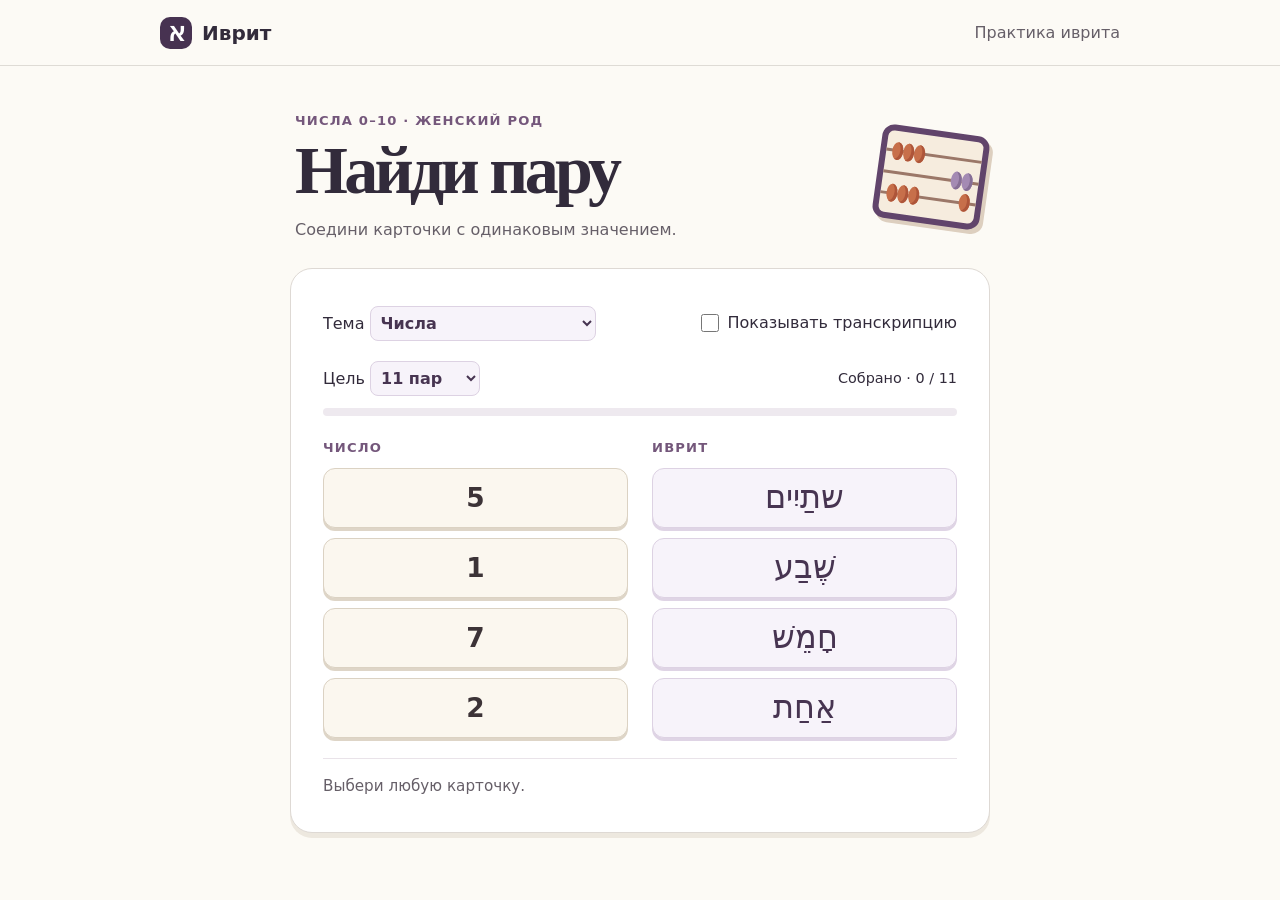
<file: index.html>
<!doctype html>
<html lang="ru">
<head>
  <meta charset="utf-8">
  <meta name="viewport" content="width=device-width, initial-scale=1">
  <meta name="theme-color" content="#fcfaf5">
  <title>Найди пару · Иврит</title>
  <link rel="icon" type="image/svg+xml" href="./favicon.svg">
  <link rel="stylesheet" href="./style.css">
  <script src="./cards.js" defer></script>
  <script src="./game.js" defer></script>
</head>
<body>
  <header><strong><i aria-hidden="true">א</i> Иврит</strong><span>Практика иврита</span></header>
  <main>
    <div class="hero">
      <div><p class="eyebrow">Числа 0–10 · Женский род</p><h1>Найди пару</h1>
        <p class="intro">Соедини карточки с одинаковым значением.</p></div>
      <div class="abacus" aria-hidden="true"><b><em></em><em></em><em></em></b><b><em></em><em></em></b><b><em></em><em></em><em></em><em></em></b></div>
    </div>
    <section class="board" aria-label="Игровое поле">
      <div class="settings">
        <label>Тема <select id="topic">
          <option value="numbers">Числа</option>
          <option value="particles">Предлоги и частицы</option>
          <option value="questions">Вопросные слова</option>
        </select></label>
        <label class="toggle"><input type="checkbox" id="transcription"> Показывать транскрипцию</label>
      </div>
      <div class="meter"><label>Цель <select id="limit" aria-label="Длина тренировки">
        <option value="11">11 пар</option><option value="33">33 пары</option><option value="55">55 пар</option>
      </select></label><span id="count"></span></div>
      <progress max="11" value="0" aria-label="Собрано пар"></progress>
      <div class="columns">
        <section><h2 id="prompt-heading">Число</h2><div id="prompts"></div></section>
        <section><h2>Иврит</h2><div id="words"></div></section>
      </div>
      <section id="results" hidden aria-label="Итоги тренировки">
        <h2>Итоги тренировки</h2>
        <dl><div><dt>Собрано пар</dt><dd id="correct"></dd></div>
          <div><dt>Ошибки</dt><dd id="errors"></dd></div>
          <div><dt>Точность</dt><dd id="accuracy"></dd></div></dl>
      </section>
      <footer><span id="feedback" role="status"></span><button id="next" hidden>Сыграть ещё раз</button></footer>
    </section>
    <noscript>Для игры включи JavaScript.</noscript>
  </main>
</body>
</html>
</file>
<file: style.css>
* { box-sizing: border-box; }
:root { color-scheme: light; color: #322b3b; background: #fcfaf5; font: 100%/1.5 Rubik, system-ui, sans-serif; }
body { margin: 0; }
header { height: 66px; display: flex; align-items: center; justify-content: space-between; padding: 0 max(5vw, calc((100vw - 960px)/2)); border-bottom: 1px solid #dedbd5; }
header strong { display: flex; align-items: center; gap: 10px; font-size: 1.25rem; }
header i { display: grid; place-items: center; background: #473251; color: white; width: 32px; height: 32px; border-radius: 10px; font: bold 1.6rem Georgia, serif; }
header span, .intro, footer { color: #665f68; }
main { max-width: 740px; margin: clamp(24px, 5vh, 54px) auto; padding: 0 20px; }
.hero { display: flex; align-items: center; justify-content: space-between; gap: 12px; padding: 0 5px; }
.eyebrow, h2 { font-size: .82rem; text-transform: uppercase; font-weight: 700; letter-spacing: .09em; color: #74577b; }
.eyebrow { margin: 0 0 4px; }
h1 { font: bold clamp(2.7rem, 6vw, 4.25rem)/1.05 Georgia, serif; letter-spacing: -.055em; margin: 0; }
.intro { margin: 12px 0 0; }
.abacus { width: 108px; height: 94px; flex: none; display: grid; align-content: space-evenly; border: 6px solid #61446b; border-radius: 12px; background: #f6ecde; transform: rotate(8deg); box-shadow: 4px 4px #ddcfbf; }
.abacus b { display: flex; align-items: center; height: 3px; background: #9b7768; padding: 0 6px; }
.abacus em { height: 18px; width: 11px; border-radius: 50%; background: #c76f4a; box-shadow: inset -3px -1px #ae5539; }
.abacus b:nth-child(2) { justify-content: end; }
.abacus b:nth-child(2) em { background: #a48ab3; box-shadow: inset -3px -1px #866e95; }
.abacus b:last-child em:last-child { margin-left: auto; }
.board { margin-top: 26px; background: #fff; border: 1px solid #ded9d4; border-radius: 22px; padding: clamp(17px, 4vw, 32px); box-shadow: 0 5px 0 #ede8df; }
.meter, footer { display: flex; align-items: center; justify-content: space-between; gap: 12px; }
.meter span { font-size: .9rem; }
progress { display: block; appearance: none; width: 100%; height: 8px; border: 0; border-radius: 20px; overflow: hidden; margin: 12px 0 22px; background: #eee9ef; }
progress::-webkit-progress-bar { background: #eee9ef; }
progress::-webkit-progress-value { background: #866596; }
progress::-moz-progress-bar { background: #866596; }
.columns { display: grid; grid-template-columns: repeat(2, minmax(0, 1fr)); column-gap: clamp(12px, 3vw, 24px); row-gap: 10px; }
h2 { margin: 0; }
.columns section { min-width: 0; grid-row: span 5; display: grid; grid-template-rows: subgrid; }
.columns section > div { grid-template-columns: minmax(0, 1fr); min-width: 0; grid-row: span 4; display: grid; grid-template-rows: subgrid; }
button { cursor: pointer; touch-action: manipulation; font: inherit; }
.tile { min-width: 0; overflow-wrap: anywhere; position: relative; min-height: 60px; background: #fbf7ef; color: #3c3337; border: 1px solid #dbd2c3; box-shadow: 0 3px #ded5c7; border-radius: 12px; font-weight: 600; font-size: 1.65rem; }
.tile[lang=he] { font: 2rem/1.55 Arial, sans-serif; background: #f7f3fa; color: #473451; border-color: #ddd2e3; box-shadow: 0 3px #dfd4e5; }
.tile[aria-pressed=true] { background: #e9dafa; border-color: #74518f; box-shadow: 0 3px #74518f; }
.tile.miss { background: #ffe3d9; border-color: #ad543c; }
.tile:disabled { background: #eff5ed; color: #416842; border-color: #c7d9c3; box-shadow: none; cursor: default; }
.tile:disabled::after { content: '✓'; position: absolute; right: 10px; top: 5px; font: 1rem system-ui; }
button:focus-visible { outline: 3px solid #694788; outline-offset: 3px; }
footer { min-height: 42px; margin-top: 20px; padding-top: 14px; border-top: 1px solid #e9e3e9; flex-wrap: wrap; font-size: .95rem; }
#next { border: 0; background: #50385e; color: white; padding: 10px 18px; border-radius: 10px; }
@media (max-width: 500px) { header { height: 54px; } main { padding: 0 12px; } .abacus { width: 65px; height: 62px; border-width: 4px; } .abacus em { width: 7px; height: 11px; } .hero { gap: 5px; } .board { margin-top: 18px; } }

select { font: inherit; font-weight: 600; padding: 6px; color: #473451; background: #f7f3fa; border: 1px solid #ddd2e3; border-radius: 8px; }

.settings { display: flex; flex-wrap: wrap; align-items: center; justify-content: space-between; gap: 8px 16px; margin-bottom: 16px; }
.toggle { display: inline-flex; align-items: center; gap: 6px; min-height: 44px; cursor: pointer; }
.toggle input { width: 18px; height: 18px; accent-color: #74518f; }
.tile small { display: block; font: .88rem/1.35 system-ui, sans-serif; }
.tile .reading { display: none; }
.show-reading .tile .reading { display: block; }
#prompts .tile:has(small) { font-size: clamp(1rem, 3vw, 1.3rem); overflow-wrap: anywhere; }
[hidden] { display: none !important; }
.tile:disabled { animation: clear-pair .32s forwards; pointer-events: none; }
@keyframes clear-pair {
    0%, 60% { opacity: 1; }
    100% { opacity: 0; visibility: hidden; }
}
@media (prefers-reduced-motion: reduce) { .tile:disabled { animation-duration: .01s; } }
#results dl { display: flex; flex-wrap: wrap; gap: 18px 36px; }
#results dt { color: #665f68; }
#results dd { margin: 0; font-size: 1.7rem; font-weight: 600; }
</file>
